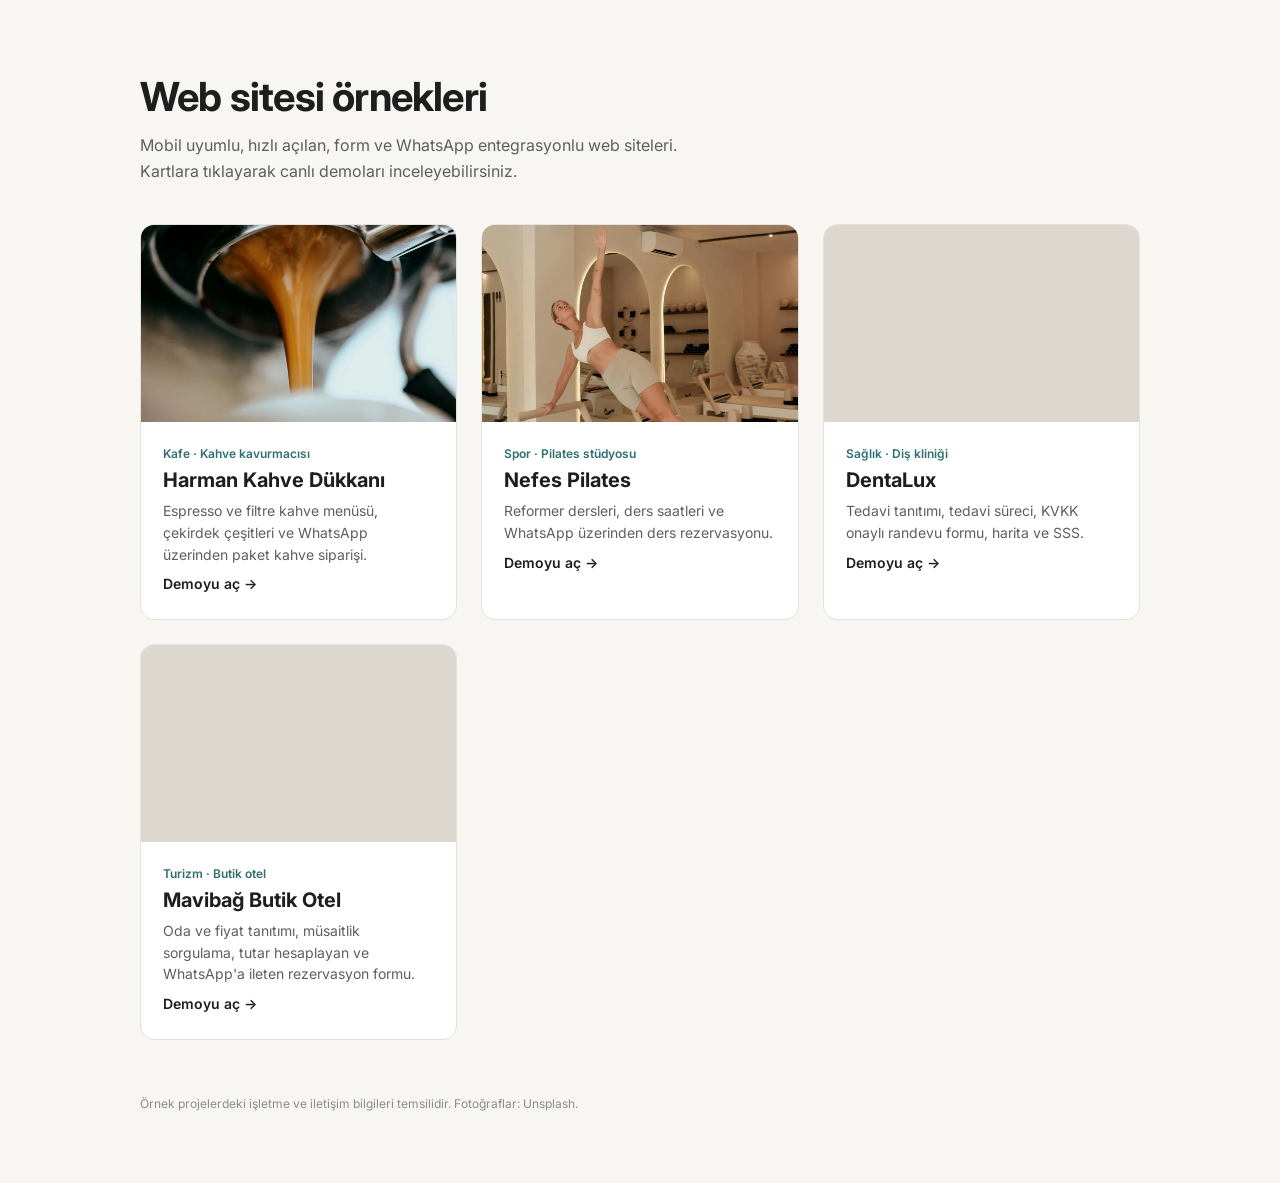
<file: index.html>
<!DOCTYPE html>
<html lang="tr">
<head>
  <meta charset="UTF-8">
  <meta name="viewport" content="width=device-width, initial-scale=1.0">
  <title>Web Sitesi Örnekleri</title>
  <meta name="description" content="Kurumsal web sitesi tasarım ve geliştirme örnekleri.">
  <link rel="preconnect" href="https://fonts.googleapis.com">
  <link rel="preconnect" href="https://fonts.gstatic.com" crossorigin>
  <link href="https://fonts.googleapis.com/css2?family=Inter:wght@400;500;600;700&display=swap" rel="stylesheet">
  <style>
    * { box-sizing: border-box; margin: 0; }
    body { font-family: Inter, system-ui, sans-serif; color: #1c1f1e; background: #f7f6f3; -webkit-font-smoothing: antialiased; }
    main { max-width: 1040px; margin: 0 auto; padding: 72px 20px; }
    h1 { font-size: clamp(28px, 4vw, 40px); letter-spacing: -.02em; }
    .lead { margin-top: 12px; color: #5b605e; max-width: 560px; line-height: 1.6; }
    .grid { margin-top: 40px; display: grid; gap: 24px; grid-template-columns: repeat(auto-fill, minmax(300px, 1fr)); }
    a.card { display: block; background: #fff; border: 1px solid #e4e2dc; border-radius: 14px; overflow: hidden; text-decoration: none; color: inherit; transition: box-shadow .2s, transform .2s; }
    a.card:hover { box-shadow: 0 14px 34px -16px rgba(0,0,0,.25); transform: translateY(-2px); }
    .thumb { aspect-ratio: 16/10; background: #dcd8cf center/cover no-repeat; }
    .body { padding: 20px 22px 24px; }
    .tag { font-size: 12px; font-weight: 600; color: #2f6f71; }
    h2 { margin-top: 6px; font-size: 20px; }
    .body p { margin-top: 8px; font-size: 14px; color: #5b605e; line-height: 1.55; }
    .go { margin-top: 16px; font-size: 14px; font-weight: 600; color: #1c1f1e !important; }
    footer { margin-top: 56px; font-size: 12px; color: #8a8e8b; }
  </style>
</head>
<body>
  <main>
    <h1>Web sitesi örnekleri</h1>
    <p class="lead">Mobil uyumlu, hızlı açılan, form ve WhatsApp entegrasyonlu web siteleri. Kartlara tıklayarak canlı demoları inceleyebilirsiniz.</p>
    <div class="grid" id="projeler"></div>
    <footer>Örnek projelerdeki işletme ve iletişim bilgileri temsilidir. Fotoğraflar: Unsplash.</footer>
  </main>

  <script>
    /* ============================================================
       YENİ PROJE EKLEMEK İÇİN:
       1) Projeyi repoda yeni bir klasöre koyun (ör. "restoran/").
       2) Aşağıdaki listeye bir satır ekleyin. Başka bir şey gerekmez.
       ============================================================ */
    const PROJELER = [
      {
        klasor: 'harman-kahve',
        ad: 'Harman Kahve Dükkanı',
        sektor: 'Kafe · Kahve kavurmacısı',
        aciklama: 'Espresso ve filtre kahve menüsü, çekirdek çeşitleri ve WhatsApp üzerinden paket kahve siparişi.',
        gorsel: 'harman-kahve/img/espresso.webp'
      },
      {
        klasor: 'nefes-reformer-site',
        ad: 'Nefes Pilates',
        sektor: 'Spor · Pilates stüdyosu',
        aciklama: 'Reformer dersleri, ders saatleri ve WhatsApp üzerinden ders rezervasyonu.',
        gorsel: 'nefes-reformer-site/img/hero.webp'
      },
      {
        klasor: 'dentalux',
        ad: 'DentaLux',
        sektor: 'Sağlık · Diş kliniği',
        aciklama: 'Tedavi tanıtımı, tedavi süreci, KVKK onaylı randevu formu, harita ve SSS.',
        gorsel: 'https://images.unsplash.com/photo-1629909613654-28e377c37b09?auto=format&fit=crop&w=900&q=75'
      },
      {
        klasor: 'mavibag',
        ad: 'Mavibağ Butik Otel',
        sektor: 'Turizm · Butik otel',
        aciklama: 'Oda ve fiyat tanıtımı, müsaitlik sorgulama, tutar hesaplayan ve WhatsApp\'a ileten rezervasyon formu.',
        gorsel: 'https://images.unsplash.com/photo-1737400604966-95536db9c01b?auto=format&fit=crop&w=900&q=75'
      }
    ];

    const esc = s => String(s).replace(/[&<>"']/g, c => ({ '&': '&amp;', '<': '&lt;', '>': '&gt;', '"': '&quot;', "'": '&#39;' }[c]));
    document.getElementById('projeler').innerHTML = PROJELER.map(p => `
      <a class="card" href="${esc(p.klasor)}/">
        <div class="thumb" style="background-image:url('${esc(p.gorsel)}')"></div>
        <div class="body">
          <span class="tag">${esc(p.sektor)}</span>
          <h2>${esc(p.ad)}</h2>
          <p>${esc(p.aciklama)}</p>
          <p class="go">Demoyu aç →</p>
        </div>
      </a>`).join('');
  </script>
</body>
</html>
</file>
